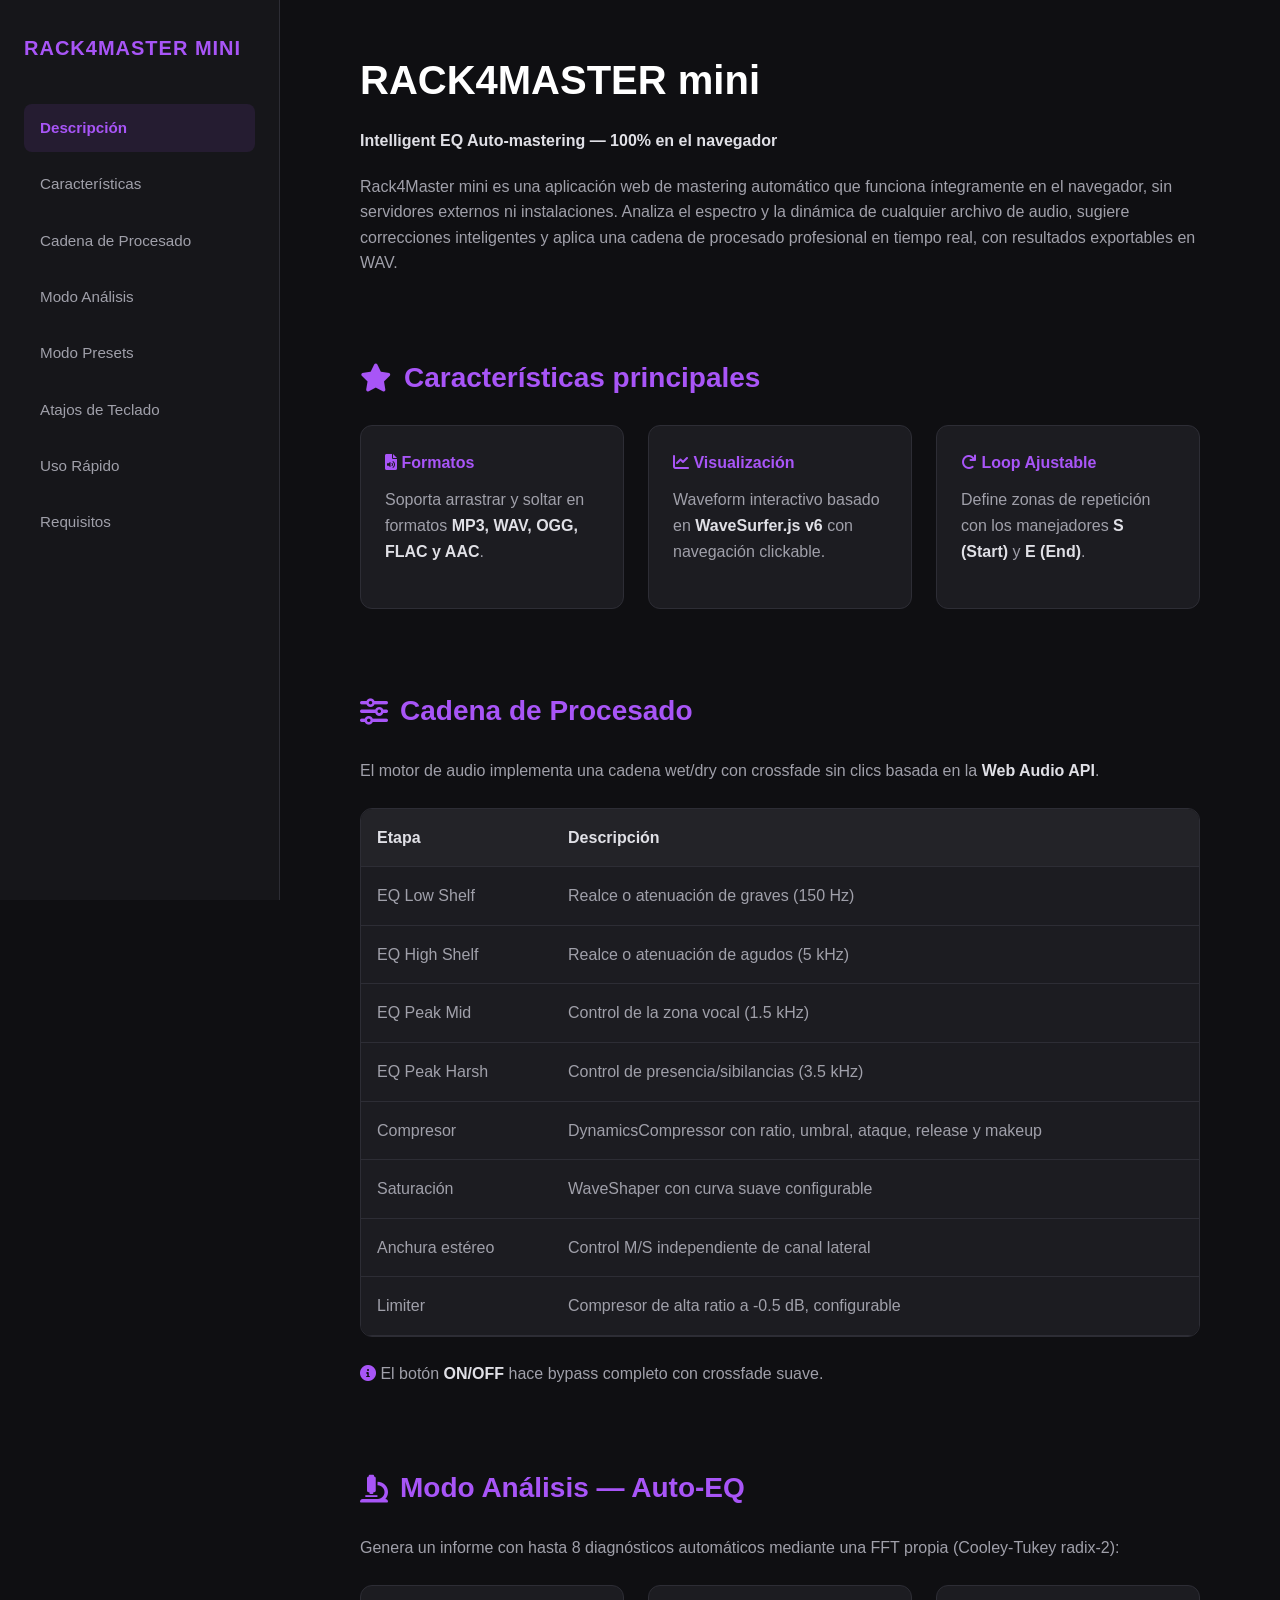
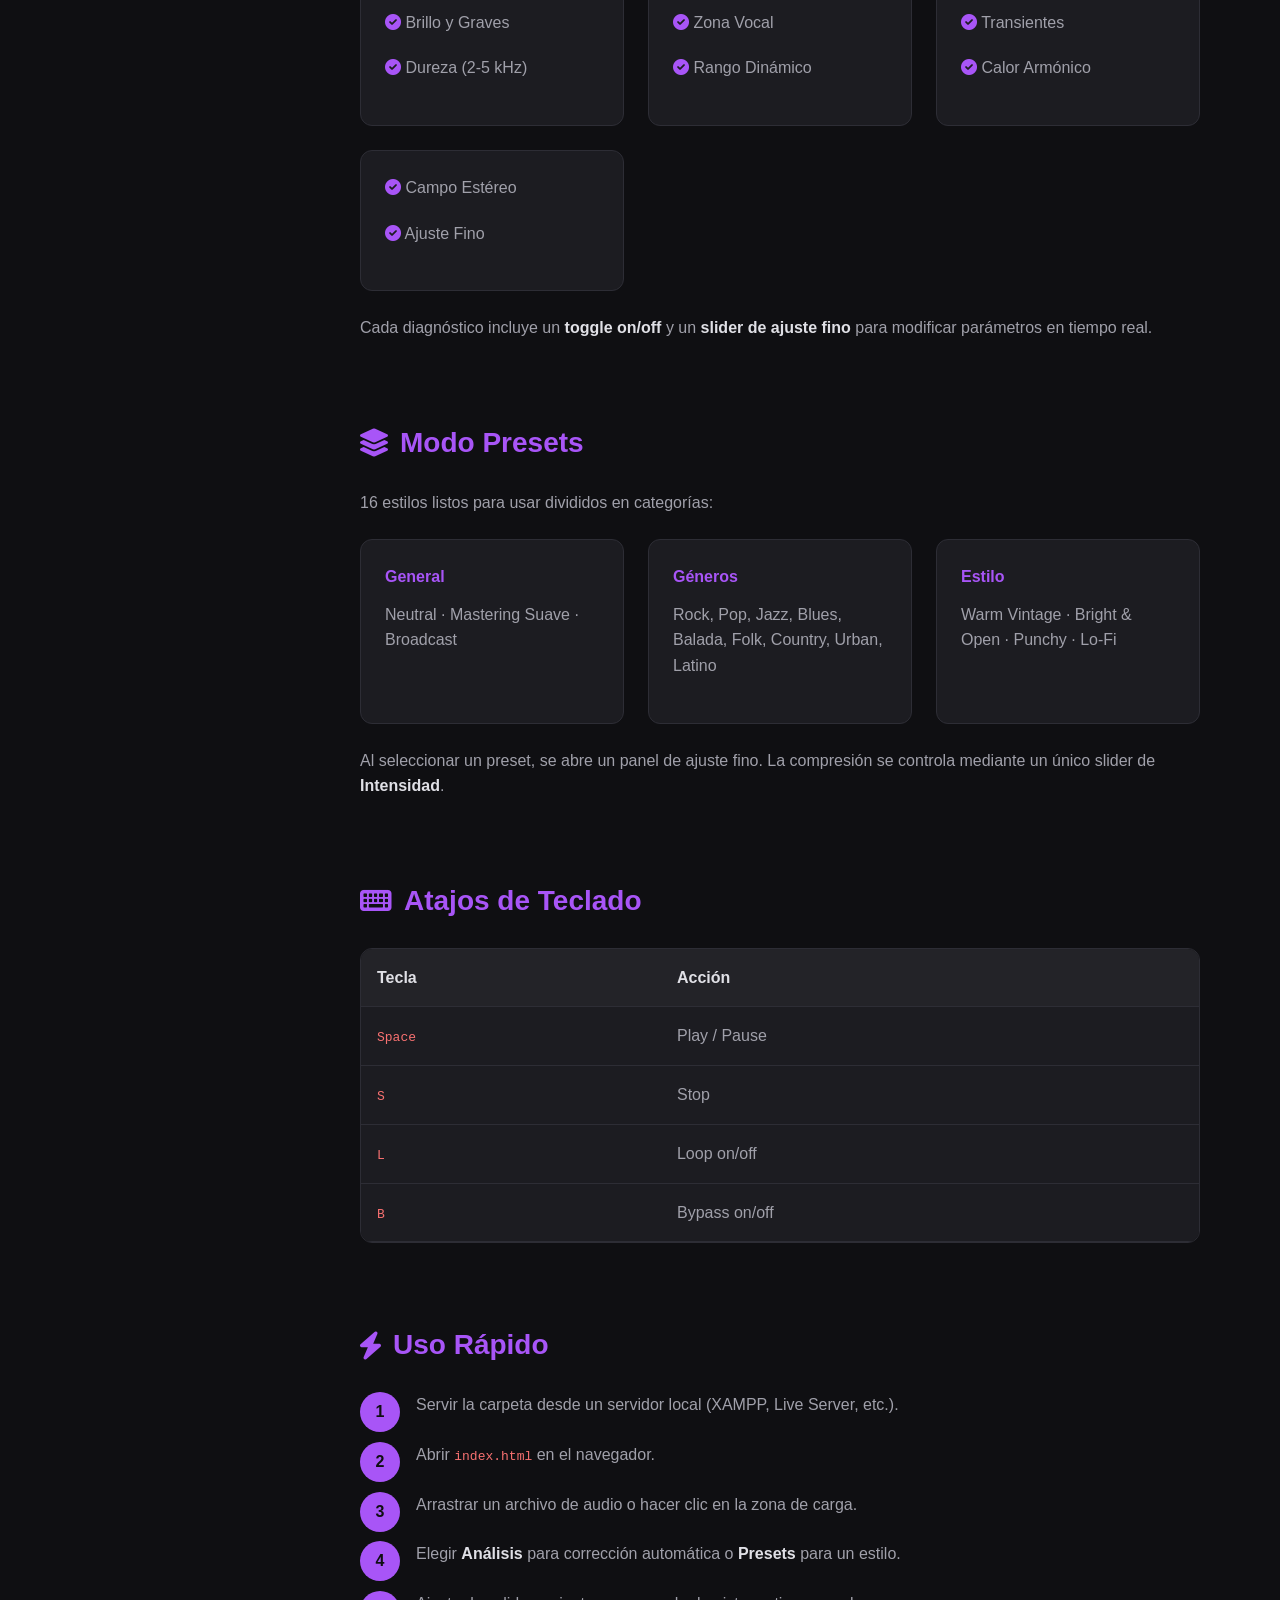
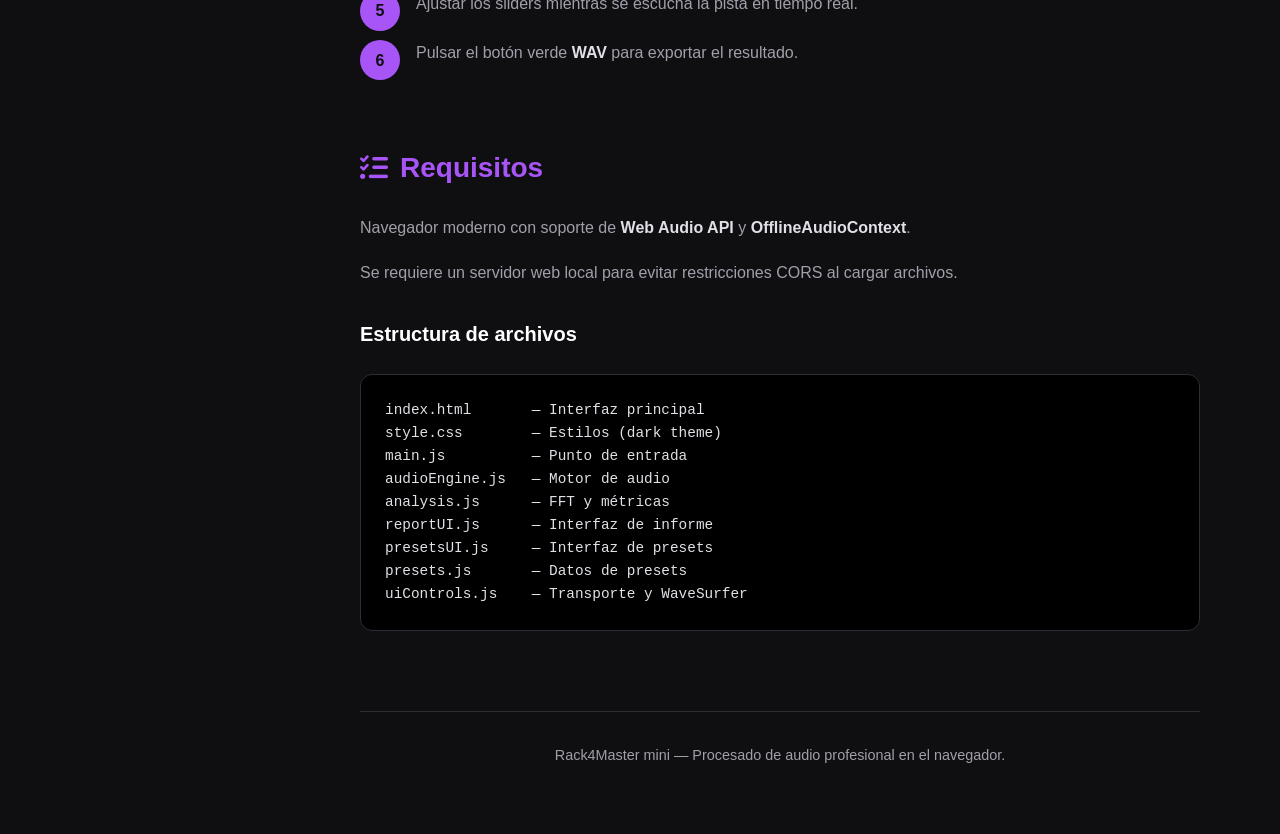
<file: help.html>
<!DOCTYPE html>
<html lang="es">
<head>
    <meta charset="UTF-8">
    <meta name="viewport" content="width=device-width, initial-scale=1.0">
    <title>Ayuda - RACK4MASTER mini</title>
    <link rel="stylesheet" href="https://cdnjs.cloudflare.com/ajax/libs/font-awesome/6.0.0-beta3/css/all.min.css">
    <style>
        :root {
            --bg-color: #0f0f12;
            --sidebar-bg: #16161a;
            --card-bg: #1c1c21;
            --text-main: #e0e0e6;
            --text-muted: #a0a0aa;
            --accent-color: #a855f7; /* Purple accent */
            --accent-hover: #9333ea;
            --border-color: #2d2d35;
            --font-family: 'Inter', -apple-system, BlinkMacSystemFont, "Segoe UI", Roboto, Helvetica, Arial, sans-serif;
        }

        * {
            box-sizing: border-box;
            margin: 0;
            padding: 0;
        }

        body {
            font-family: var(--font-family);
            background-color: var(--bg-color);
            color: var(--text-main);
            line-height: 1.6;
            display: flex;
            min-height: 100vh;
        }

        /* Sidebar Navigation */
        nav {
            width: 280px;
            background-color: var(--sidebar-bg);
            border-right: 1px solid var(--border-color);
            height: 100vh;
            position: sticky;
            top: 0;
            padding: 2rem 1.5rem;
            overflow-y: auto;
        }

        .logo {
            font-size: 1.25rem;
            font-weight: 800;
            color: var(--accent-color);
            margin-bottom: 2.5rem;
            display: flex;
            align-items: center;
            gap: 0.75rem;
            text-transform: uppercase;
            letter-spacing: 1px;
        }

        nav ul {
            list-style: none;
        }

        nav ul li {
            margin-bottom: 0.5rem;
        }

        nav ul li a {
            color: var(--text-muted);
            text-decoration: none;
            font-size: 0.95rem;
            display: block;
            padding: 0.75rem 1rem;
            border-radius: 8px;
            transition: all 0.2s ease;
        }

        nav ul li a:hover {
            background-color: var(--card-bg);
            color: var(--text-main);
        }

        nav ul li a.active {
            background-color: rgba(168, 85, 247, 0.1);
            color: var(--accent-color);
            font-weight: 600;
        }

        /* Main Content */
        main {
            flex: 1;
            padding: 3rem 5rem;
            max-width: 1000px;
        }

        section {
            margin-bottom: 5rem;
            scroll-margin-top: 3rem;
        }

        h1 {
            font-size: 2.5rem;
            margin-bottom: 1rem;
            color: #fff;
        }

        h2 {
            font-size: 1.75rem;
            margin-bottom: 1.5rem;
            color: var(--accent-color);
            display: flex;
            align-items: center;
            gap: 0.75rem;
        }

        h3 {
            font-size: 1.25rem;
            margin: 2rem 0 1rem;
            color: #fff;
        }

        p {
            margin-bottom: 1.25rem;
            color: var(--text-muted);
        }

        strong {
            color: var(--text-main);
        }

        .highlight {
            color: var(--accent-color);
        }

        /* Tables */
        .table-container {
            overflow-x: auto;
            margin: 1.5rem 0;
            border-radius: 12px;
            border: 1px solid var(--border-color);
        }

        table {
            width: 100%;
            border-collapse: collapse;
            background-color: var(--card-bg);
        }

        th, td {
            padding: 1rem;
            text-align: left;
            border-bottom: 1px solid var(--border-color);
        }

        th {
            background-color: rgba(255, 255, 255, 0.03);
            color: var(--text-main);
            font-weight: 600;
        }

        td {
            color: var(--text-muted);
        }

        /* Cards/Grids */
        .grid {
            display: grid;
            grid-template-columns: repeat(auto-fit, minmax(250px, 1fr));
            gap: 1.5rem;
            margin: 1.5rem 0;
        }

        .card {
            background-color: var(--card-bg);
            padding: 1.5rem;
            border-radius: 12px;
            border: 1px solid var(--border-color);
        }

        .card h4 {
            margin-bottom: 0.75rem;
            color: var(--accent-color);
        }

        /* Code blocks */
        pre {
            background-color: #000;
            padding: 1.5rem;
            border-radius: 12px;
            overflow-x: auto;
            margin: 1.5rem 0;
            border: 1px solid var(--border-color);
            font-family: 'Fira Code', monospace;
            font-size: 0.9rem;
        }

        code {
            color: #f87171;
        }

        /* Quick Start Steps */
        .steps {
            list-style: none;
            counter-reset: step-counter;
        }

        .steps li {
            position: relative;
            padding-left: 3.5rem;
            margin-bottom: 1.5rem;
            color: var(--text-muted);
        }

        .steps li::before {
            content: counter(step-counter);
            counter-increment: step-counter;
            position: absolute;
            left: 0;
            top: 0;
            width: 2.5rem;
            height: 2.5rem;
            background-color: var(--accent-color);
            color: var(--bg-color);
            border-radius: 50%;
            display: flex;
            align-items: center;
            justify-content: center;
            font-weight: 800;
        }

        /* Responsive */
        @media (max-width: 768px) {
            body {
                flex-direction: column;
            }
            nav {
                width: 100%;
                height: auto;
                position: relative;
                padding: 1.5rem;
            }
            main {
                padding: 2rem;
            }
        }

        /* Custom Scrollbar */
        ::-webkit-scrollbar {
            width: 8px;
        }
        ::-webkit-scrollbar-track {
            background: var(--bg-color);
        }
        ::-webkit-scrollbar-thumb {
            background: var(--border-color);
            border-radius: 4px;
        }
        ::-webkit-scrollbar-thumb:hover {
            background: #444;
        }
    </style>
</head>
<body>

    <nav>
        <div class="logo">
        Rack4Master Mini
        </div>
        <ul>
            <li><a href="#descripcion" class="active">Descripción</a></li>
            <li><a href="#caracteristicas">Características</a></li>
            <li><a href="#procesado">Cadena de Procesado</a></li>
            <li><a href="#analisis">Modo Análisis</a></li>
            <li><a href="#presets">Modo Presets</a></li>
            <li><a href="#atajos">Atajos de Teclado</a></li>
            <li><a href="#uso-rapido">Uso Rápido</a></li>
            <li><a href="#requisitos">Requisitos</a></li>
        </ul>
    </nav>

    <main>
        <section id="descripcion">
            <h1>RACK4MASTER mini</h1>
            <p><strong>Intelligent EQ Auto-mastering — 100% en el navegador</strong></p>
            <p>Rack4Master mini es una aplicación web de mastering automático que funciona íntegramente en el navegador, sin servidores externos ni instalaciones. Analiza el espectro y la dinámica de cualquier archivo de audio, sugiere correcciones inteligentes y aplica una cadena de procesado profesional en tiempo real, con resultados exportables en WAV.</p>
        </section>

        <section id="caracteristicas">
            <h2><i class="fas fa-star"></i> Características principales</h2>
            <div class="grid">
                <div class="card">
                    <h4><i class="fas fa-file-audio"></i> Formatos</h4>
                    <p>Soporta arrastrar y soltar en formatos <strong>MP3, WAV, OGG, FLAC y AAC</strong>.</p>
                </div>
                <div class="card">
                    <h4><i class="fas fa-chart-line"></i> Visualización</h4>
                    <p>Waveform interactivo basado en <strong>WaveSurfer.js v6</strong> con navegación clickable.</p>
                </div>
                <div class="card">
                    <h4><i class="fas fa-redo"></i> Loop Ajustable</h4>
                    <p>Define zonas de repetición con los manejadores <strong>S (Start)</strong> y <strong>E (End)</strong>.</p>
                </div>
            </div>
        </section>

        <section id="procesado">
            <h2><i class="fas fa-sliders-h"></i> Cadena de Procesado</h2>
            <p>El motor de audio implementa una cadena wet/dry con crossfade sin clics basada en la <strong>Web Audio API</strong>.</p>
            <div class="table-container">
                <table>
                    <thead>
                        <tr>
                            <th>Etapa</th>
                            <th>Descripción</th>
                        </tr>
                    </thead>
                    <tbody>
                        <tr><td>EQ Low Shelf</td><td>Realce o atenuación de graves (150 Hz)</td></tr>
                        <tr><td>EQ High Shelf</td><td>Realce o atenuación de agudos (5 kHz)</td></tr>
                        <tr><td>EQ Peak Mid</td><td>Control de la zona vocal (1.5 kHz)</td></tr>
                        <tr><td>EQ Peak Harsh</td><td>Control de presencia/sibilancias (3.5 kHz)</td></tr>
                        <tr><td>Compresor</td><td>DynamicsCompressor con ratio, umbral, ataque, release y makeup</td></tr>
                        <tr><td>Saturación</td><td>WaveShaper con curva suave configurable</td></tr>
                        <tr><td>Anchura estéreo</td><td>Control M/S independiente de canal lateral</td></tr>
                        <tr><td>Limiter</td><td>Compresor de alta ratio a -0.5 dB, configurable</td></tr>
                    </tbody>
                </table>
            </div>
            <p><i class="fas fa-info-circle highlight"></i> El botón <strong>ON/OFF</strong> hace bypass completo con crossfade suave.</p>
        </section>

        <section id="analisis">
            <h2><i class="fas fa-microscope"></i> Modo Análisis — Auto-EQ</h2>
            <p>Genera un informe con hasta 8 diagnósticos automáticos mediante una FFT propia (Cooley-Tukey radix-2):</p>
            <div class="grid">
                <div class="card">
                    <p><i class="fas fa-check-circle highlight"></i> Brillo y Graves</p>
                    <p><i class="fas fa-check-circle highlight"></i> Dureza (2-5 kHz)</p>
                </div>
                <div class="card">
                    <p><i class="fas fa-check-circle highlight"></i> Zona Vocal</p>
                    <p><i class="fas fa-check-circle highlight"></i> Rango Dinámico</p>
                </div>
                <div class="card">
                    <p><i class="fas fa-check-circle highlight"></i> Transientes</p>
                    <p><i class="fas fa-check-circle highlight"></i> Calor Armónico</p>
                </div>
                <div class="card">
                    <p><i class="fas fa-check-circle highlight"></i> Campo Estéreo</p>
                    <p><i class="fas fa-check-circle highlight"></i> Ajuste Fino</p>
                </div>
            </div>
            <p>Cada diagnóstico incluye un <strong>toggle on/off</strong> y un <strong>slider de ajuste fino</strong> para modificar parámetros en tiempo real.</p>
        </section>

        <section id="presets">
            <h2><i class="fas fa-layer-group"></i> Modo Presets</h2>
            <p>16 estilos listos para usar divididos en categorías:</p>
            <div class="grid">
                <div class="card">
                    <h4>General</h4>
                    <p>Neutral · Mastering Suave · Broadcast</p>
                </div>
                <div class="card">
                    <h4>Géneros</h4>
                    <p>Rock, Pop, Jazz, Blues, Balada, Folk, Country, Urban, Latino</p>
                </div>
                <div class="card">
                    <h4>Estilo</h4>
                    <p>Warm Vintage · Bright & Open · Punchy · Lo-Fi</p>
                </div>
            </div>
            <p>Al seleccionar un preset, se abre un panel de ajuste fino. La compresión se controla mediante un único slider de <strong>Intensidad</strong>.</p>
        </section>

        <section id="atajos">
            <h2><i class="fas fa-keyboard"></i> Atajos de Teclado</h2>
            <div class="table-container">
                <table>
                    <thead>
                        <tr>
                            <th>Tecla</th>
                            <th>Acción</th>
                        </tr>
                    </thead>
                    <tbody>
                        <tr><td><code>Space</code></td><td>Play / Pause</td></tr>
                        <tr><td><code>S</code></td><td>Stop</td></tr>
                        <tr><td><code>L</code></td><td>Loop on/off</td></tr>
                        <tr><td><code>B</code></td><td>Bypass on/off</td></tr>
                    </tbody>
                </table>
            </div>
        </section>

        <section id="uso-rapido">
            <h2><i class="fas fa-bolt"></i> Uso Rápido</h2>
            <ol class="steps">
                <li>Servir la carpeta desde un servidor local (XAMPP, Live Server, etc.).</li>
                <li>Abrir <code>index.html</code> en el navegador.</li>
                <li>Arrastrar un archivo de audio o hacer clic en la zona de carga.</li>
                <li>Elegir <strong>Análisis</strong> para corrección automática o <strong>Presets</strong> para un estilo.</li>
                <li>Ajustar los sliders mientras se escucha la pista en tiempo real.</li>
                <li>Pulsar el botón verde <strong>WAV</strong> para exportar el resultado.</li>
            </ol>
        </section>

        <section id="requisitos">
            <h2><i class="fas fa-list-check"></i> Requisitos</h2>
            <p>Navegador moderno con soporte de <strong>Web Audio API</strong> y <strong>OfflineAudioContext</strong>.</p>
            <p>Se requiere un servidor web local para evitar restricciones CORS al cargar archivos.</p>
            <h3>Estructura de archivos</h3>
            <pre>
index.html       — Interfaz principal
style.css        — Estilos (dark theme)
main.js          — Punto de entrada
audioEngine.js   — Motor de audio
analysis.js      — FFT y métricas
reportUI.js      — Interfaz de informe
presetsUI.js     — Interfaz de presets
presets.js       — Datos de presets
uiControls.js    — Transporte y WaveSurfer</pre>
        </section>

        <footer style="margin-top: 5rem; padding-top: 2rem; border-top: 1px solid var(--border-color); color: var(--text-muted); font-size: 0.9rem; text-align: center;">
            <p>Rack4Master mini — Procesado de audio profesional en el navegador.</p>
        </footer>
    </main>

    <script>
        // Simple script to highlight active section in sidebar
        const sections = document.querySelectorAll('section');
        const navLinks = document.querySelectorAll('nav ul li a');

        window.addEventListener('scroll', () => {
            let current = '';
            sections.forEach(section => {
                const sectionTop = section.offsetTop;
                const sectionHeight = section.clientHeight;
                if (pageYOffset >= sectionTop - 100) {
                    current = section.getAttribute('id');
                }
            });

            navLinks.forEach(link => {
                link.classList.remove('active');
                if (link.getAttribute('href').includes(current)) {
                    link.classList.add('active');
                }
            });
        });
    </script>
</body>
</html>
</file>
